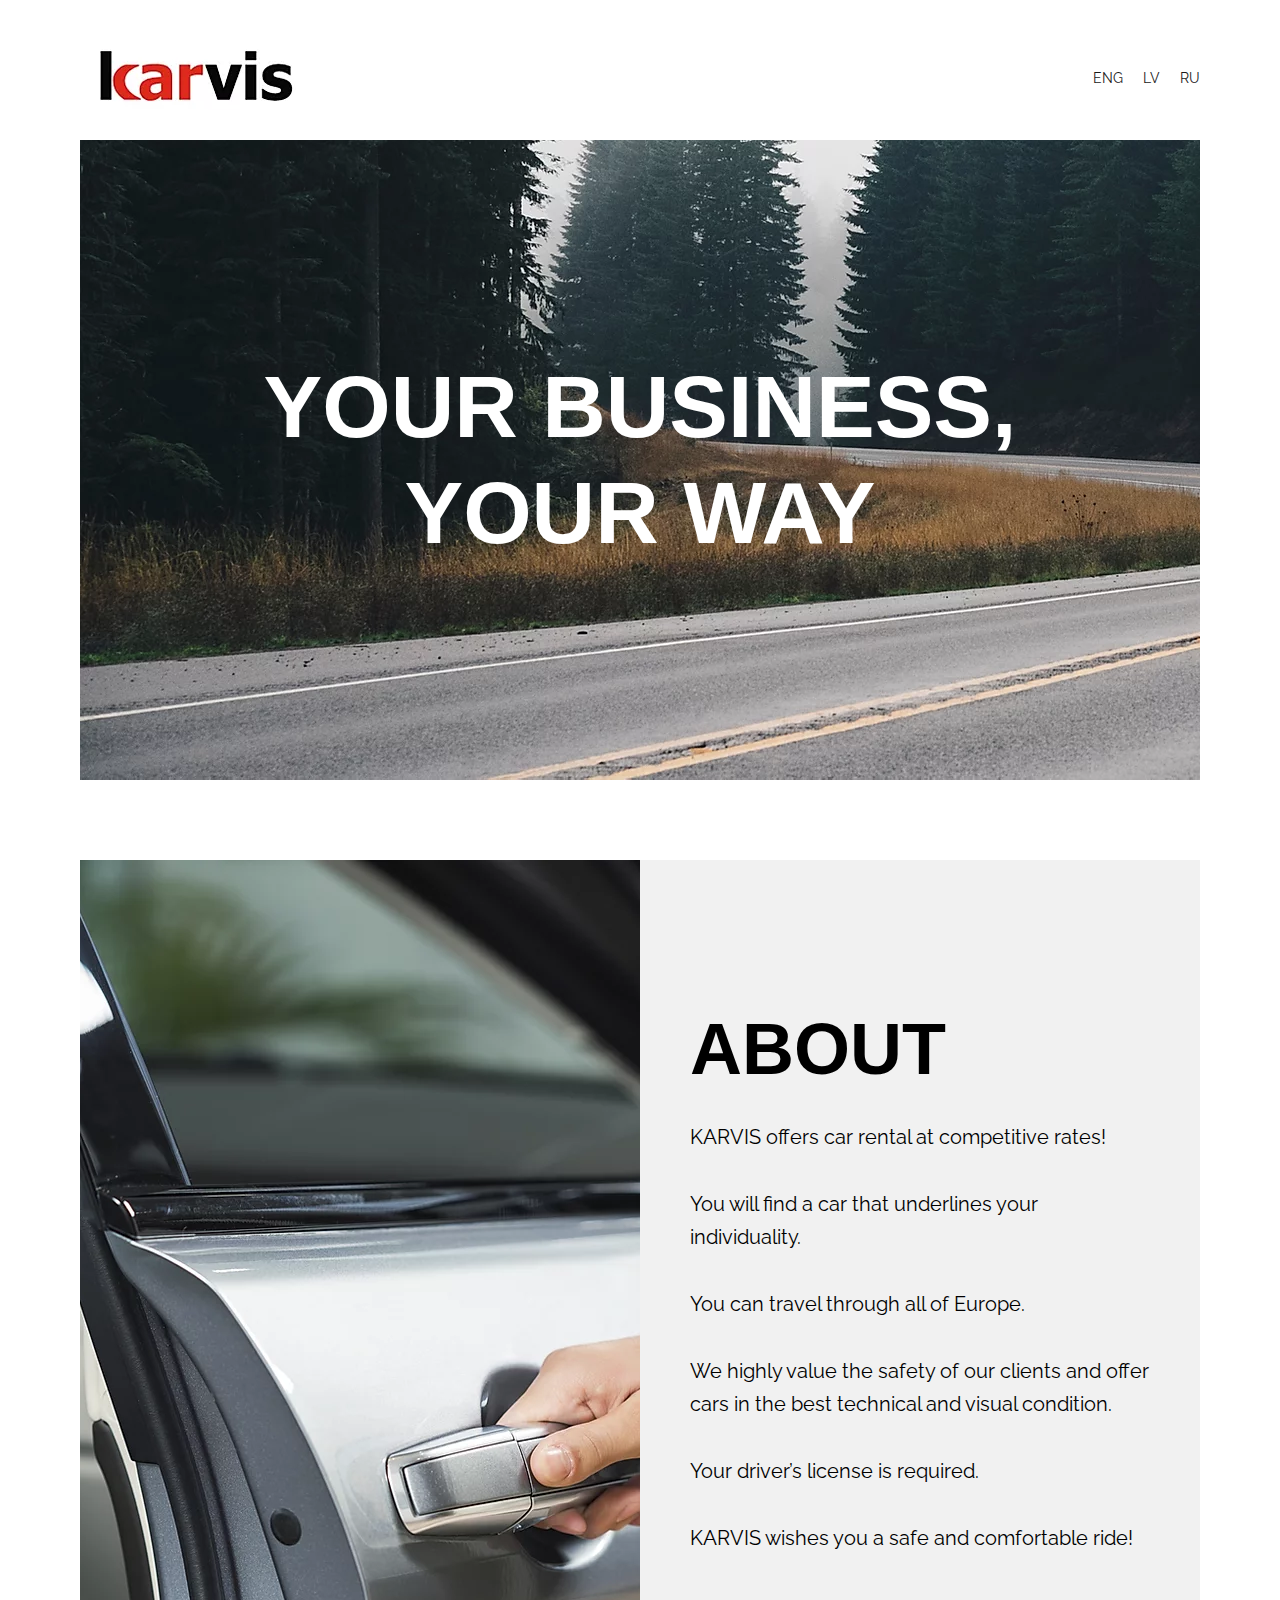
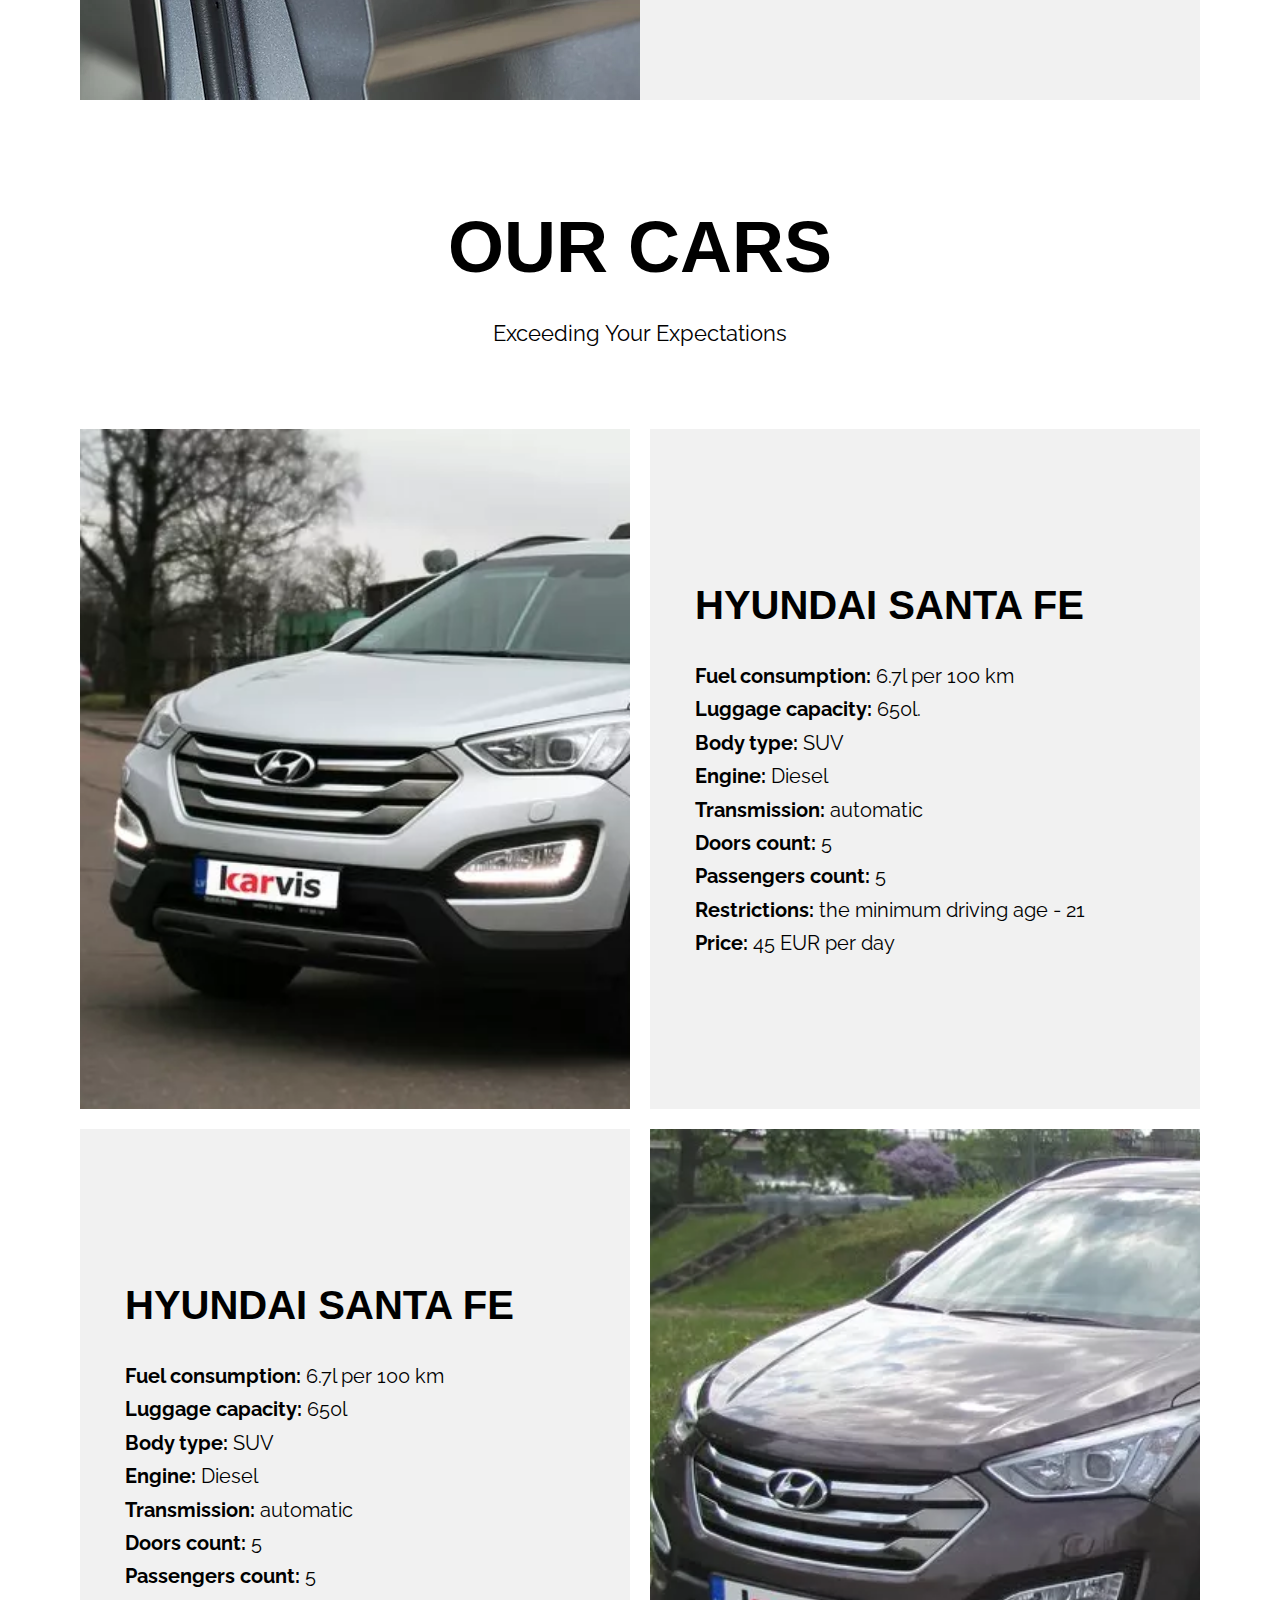
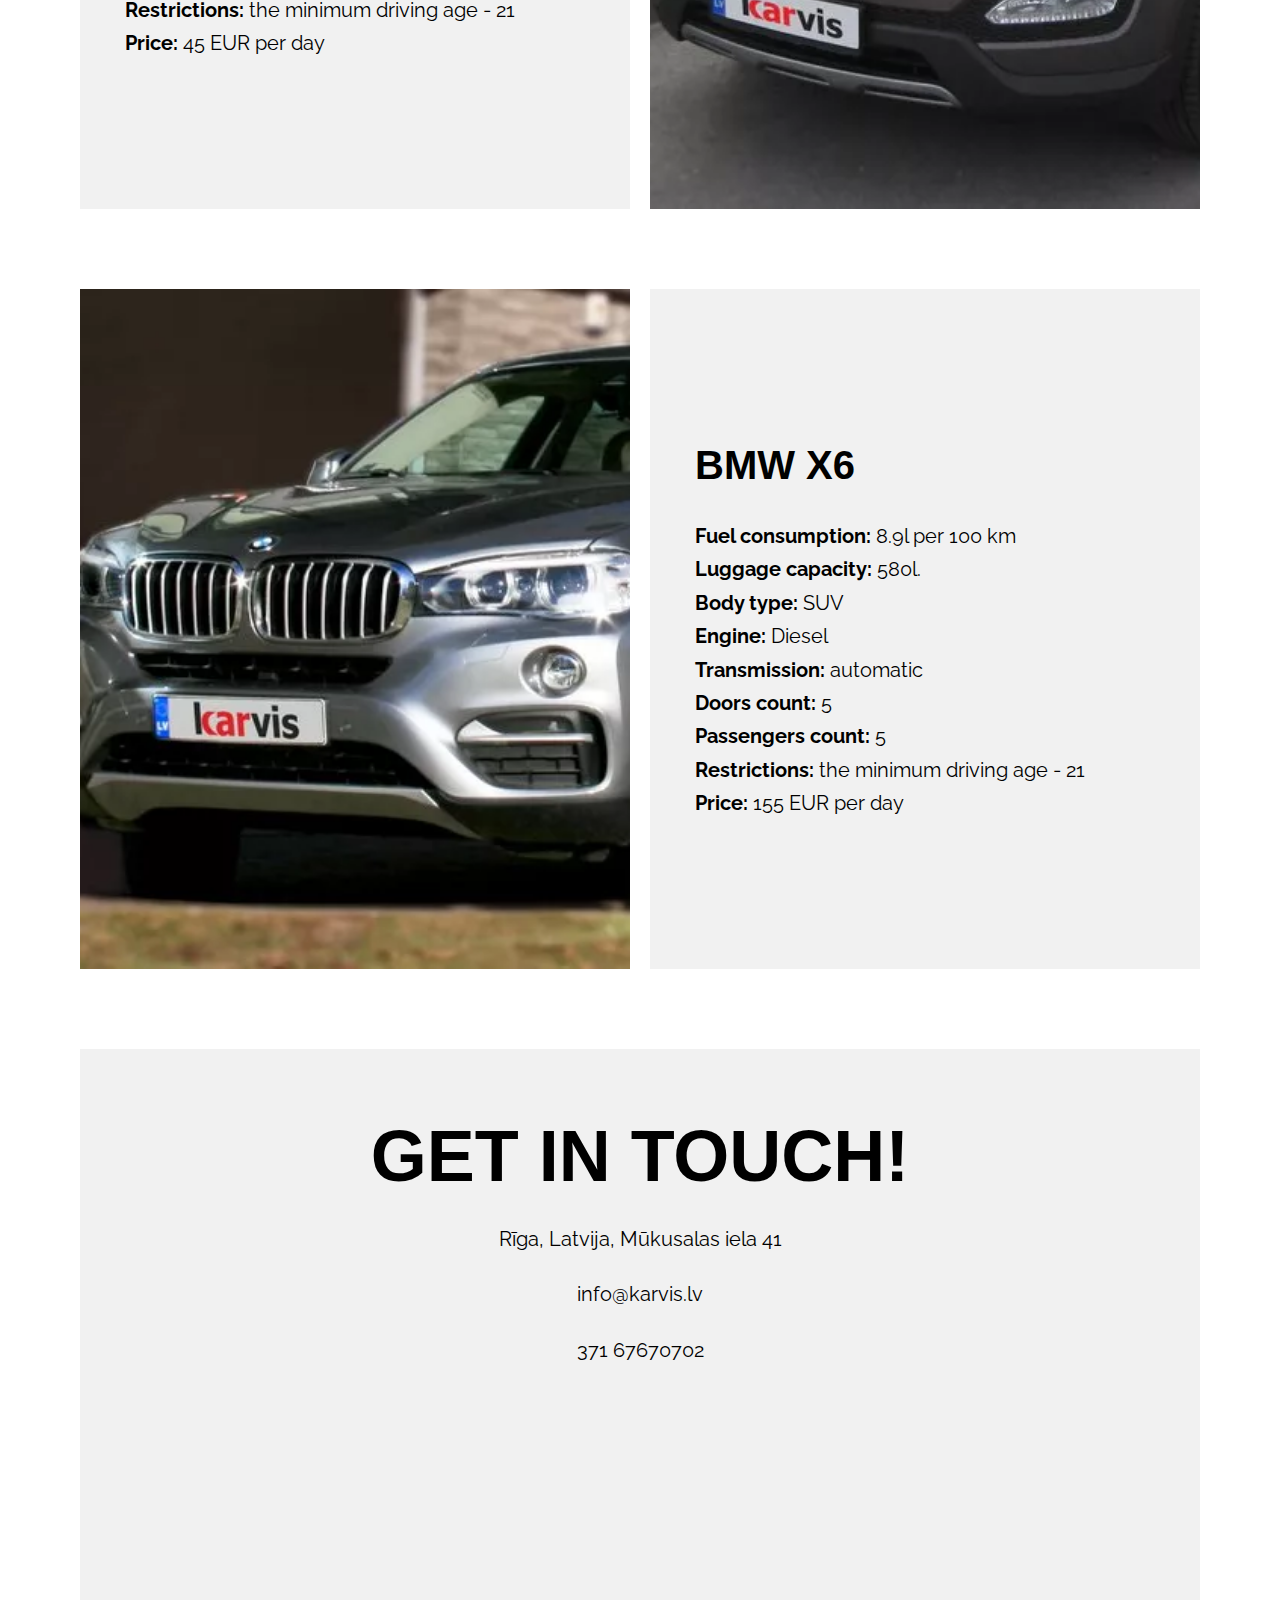
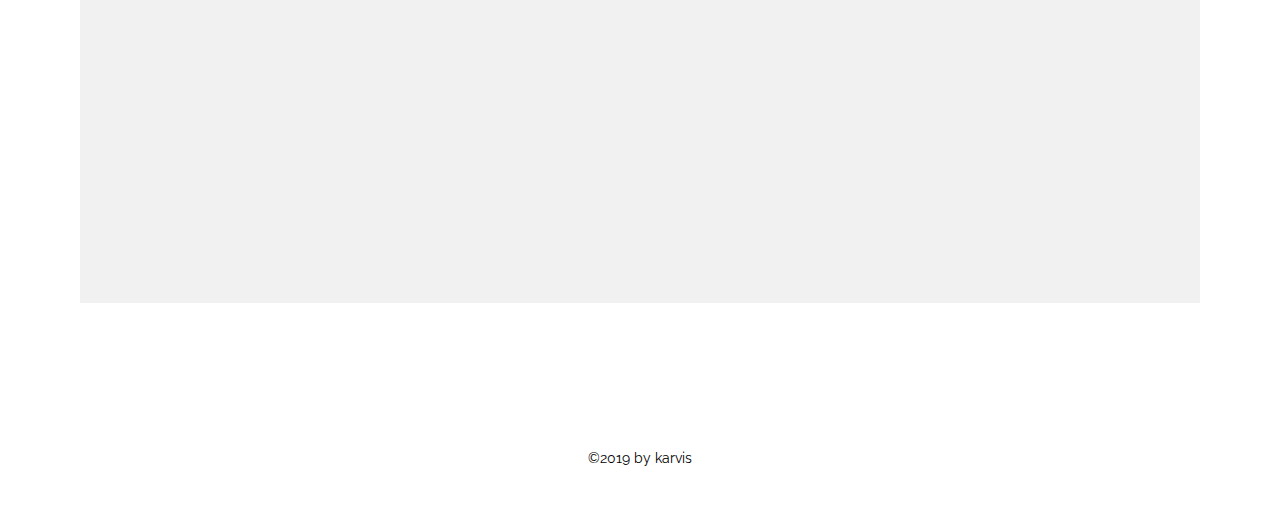
<file: index.html>
<!DOCTYPE html>
<html lang="en">
<head>
  <meta charset="UTF-8">
  <meta name="viewport" content="width=980, user-scalable=yes">
  <title>ENG | BUSINESS NAME</title>
  <link rel="stylesheet" href="css/normalize.css">
  <link rel="stylesheet" href="css/style.css">
</head>
<body>
  <div class="page-wrapper">
  <header class="page-header">
    <div class="container">
      <div class="page-header__grid">
        <a class="logo__wrapper">
          <img class="logo" src="img/logo.webp" alt="">
        </a>
        <button id="open-menu" class="menu-trigger" type="button">
          <div class="menu-trigger__inner">
            <span class="menu-trigger__line"></span>
            <span class="menu-trigger__line"></span>
            <span class="menu-trigger__line"></span>
          </div>
        </button>
        <div id="interpreter-wrapper" class="interpreter__wrapper">
          <ul class="interpreter">
            <li class="interpreter__item">
              <a href="index.html">ENG</a>
            </li>
            <li class="interpreter__item">
              <a href="home-copy.html">LV</a>
            </li>
            <li class="interpreter__item">
              <a href="karvis-lv-copy.html">RU</a>
            </li>
          </ul>
        </div>
      </div>
    </div>
  </header>
  
  <main class="page-main">
    <div class="container">
      
      <div class="promo">
        <div class="promo__picture">
          <picture>
            <source media="(max-width: 767px)" srcset="img/promo-mob.webp">
            <img src="img/promo.webp" alt="">
          </picture>
        </div>
        <div class="promo__grid">
          <h1 class="promo__title">YOUR BUSINESS, <br>YOUR WAY</h1>
        </div>
      </div>
      
      <div class="about">
        <div class="about__picture">
          <picture>
            <source media="(max-width: 767px)" srcset="img/about-mob.webp">
            <img src="img/about.webp" alt="">
          </picture>
        </div>
        <div class="about__content">
          <h2>ABOUT</h2>
          <p>KARVIS offers car rental at competitive rates!</p>
          <p>You will find a car that underlines your individuality.</p>
          <p>You can travel through all of Europe.</p>
          <p>We highly value the safety of our clients and offer cars in the best technical and visual condition.</p>
          <p>Your driver’s license is required.</p>
          <p>KARVIS wishes you a safe and comfortable ride!</p>
        </div>
      </div>
      
      <div class="our-cars">
        <h2 class="section-title">OUR CARS</h2>
        <p class="our-cars__subtitle">Exceeding Your Expectations</p>
        <div class="car__wrapper">
          <div class="car">
            <div class="car__picture">
              <picture>
                <source media="(max-width: 767px)" srcset="img/car-1-mob.webp">
                <img src="img/car-1.webp" alt="">
              </picture>
            </div>
            <div class="car__content">
              <h3>HYUNDAI SANTA FE</h3>
              <p><span>Fuel consumption:</span> 6.7l per 100 km</p>
              <p><span>Luggage capacity:</span> 650l.</p>
              <p><span>Body type:</span> SUV</p>
              <p><span>Engine:</span> Diesel</p>
              <p><span>Transmission:</span> automatic</p>
              <p><span>Doors count:</span> 5</p>
              <p><span>Passengers count:</span> 5</p>
              <p><span>Restrictions:</span> the minimum driving age - 21</p>
              <p><span>Price:</span> 45 EUR per day</p>
            </div>
          </div>
          <div class="car">
            <div class="car__content">
              <h3>HYUNDAI SANTA FE</h3>
              <p><span>Fuel consumption:</span> 6.7l per 100 km</p>
              <p><span>Luggage capacity:</span> 650l</p>
              <p><span>Body type:</span> SUV</p>
              <p><span>Engine:</span> Diesel</p>
              <p><span>Transmission:</span> automatic</p>
              <p><span>Doors count:</span> 5</p>
              <p><span>Passengers count:</span> 5</p>
              <p><span>Restrictions:</span> the minimum driving age - 21</p>
              <p><span>Price:</span> 45 EUR per day</p>
            </div>
            <div class="car__picture">
              <picture>
                <source media="(max-width: 767px)" srcset="img/car-2-mob.webp">
                <img src="img/car-2.webp" alt="">
              </picture>
            </div>
          </div>
          <div class="car">
            <div class="car__picture">
              <picture>
                <source media="(max-width: 767px)" srcset="img/car-3-mob.webp">
                <img src="img/car-3.webp" alt="">
              </picture>
            </div>
            <div class="car__content">
              <h3>BMW X6</h3>
              <p><span>Fuel consumption:</span> 8.9l per 100 km</p>
              <p><span>Luggage capacity:</span> 580l.</p>
              <p><span>Body type:</span> SUV</p>
              <p><span>Engine:</span> Diesel</p>
              <p><span>Transmission:</span> automatic</p>
              <p><span>Doors count:</span> 5</p>
              <p><span>Passengers count:</span> 5</p>
              <p><span>Restrictions:</span> the minimum driving age - 21</p>
              <p><span>Price:</span> 155 EUR per day</p>
            </div>
          </div>
        </div>
      </div>
  
      <div class="contact">
        <h2 class="section-title">GET IN TOUCH!</h2>
        <p>Rīga, Latvija, Mūkusalas iela 41</p>
        <p><a href="mailto:info@karvis.lv">info@karvis.lv</a></p>
        <p><a href="tel:37167670702">371 67670702</a></p>
        <div id="map" class="map">
          <iframe src="https://www.google.com/maps/embed?pb=!1m18!1m12!1m3!1d2176.7629843011805!2d24.10053575138069!3d56.93572818079244!2m3!1f0!2f0!3f0!3m2!1i1024!2i768!4f13.1!3m3!1m2!1s0x46eed02c4ad3a5c1%3A0xd01c32ee76d001ad!2zTcWra3VzYWxhcyBpZWxhIDQxLCBaZW1nYWxlcyBwcmlla8WhcGlsc8STdGEsIFLEq2dhLCBMVi0xMDA0LCDQm9Cw0YLQstC40Y8!5e0!3m2!1sru!2sby!4v1588543970010!5m2!1sru!2sby" width="100%" height="475" frameborder="0" style="border:0;" allowfullscreen="" aria-hidden="false" tabindex="0"></iframe>
        </div>
      </div>
      
    </div>
  </main>
  <footer class="page-footer">
    <p class="container">©2019 by karvis</p>
  </footer>
  </div>
  

  <script src="js/scripts.js"></script>
</body>
</html>
</file>
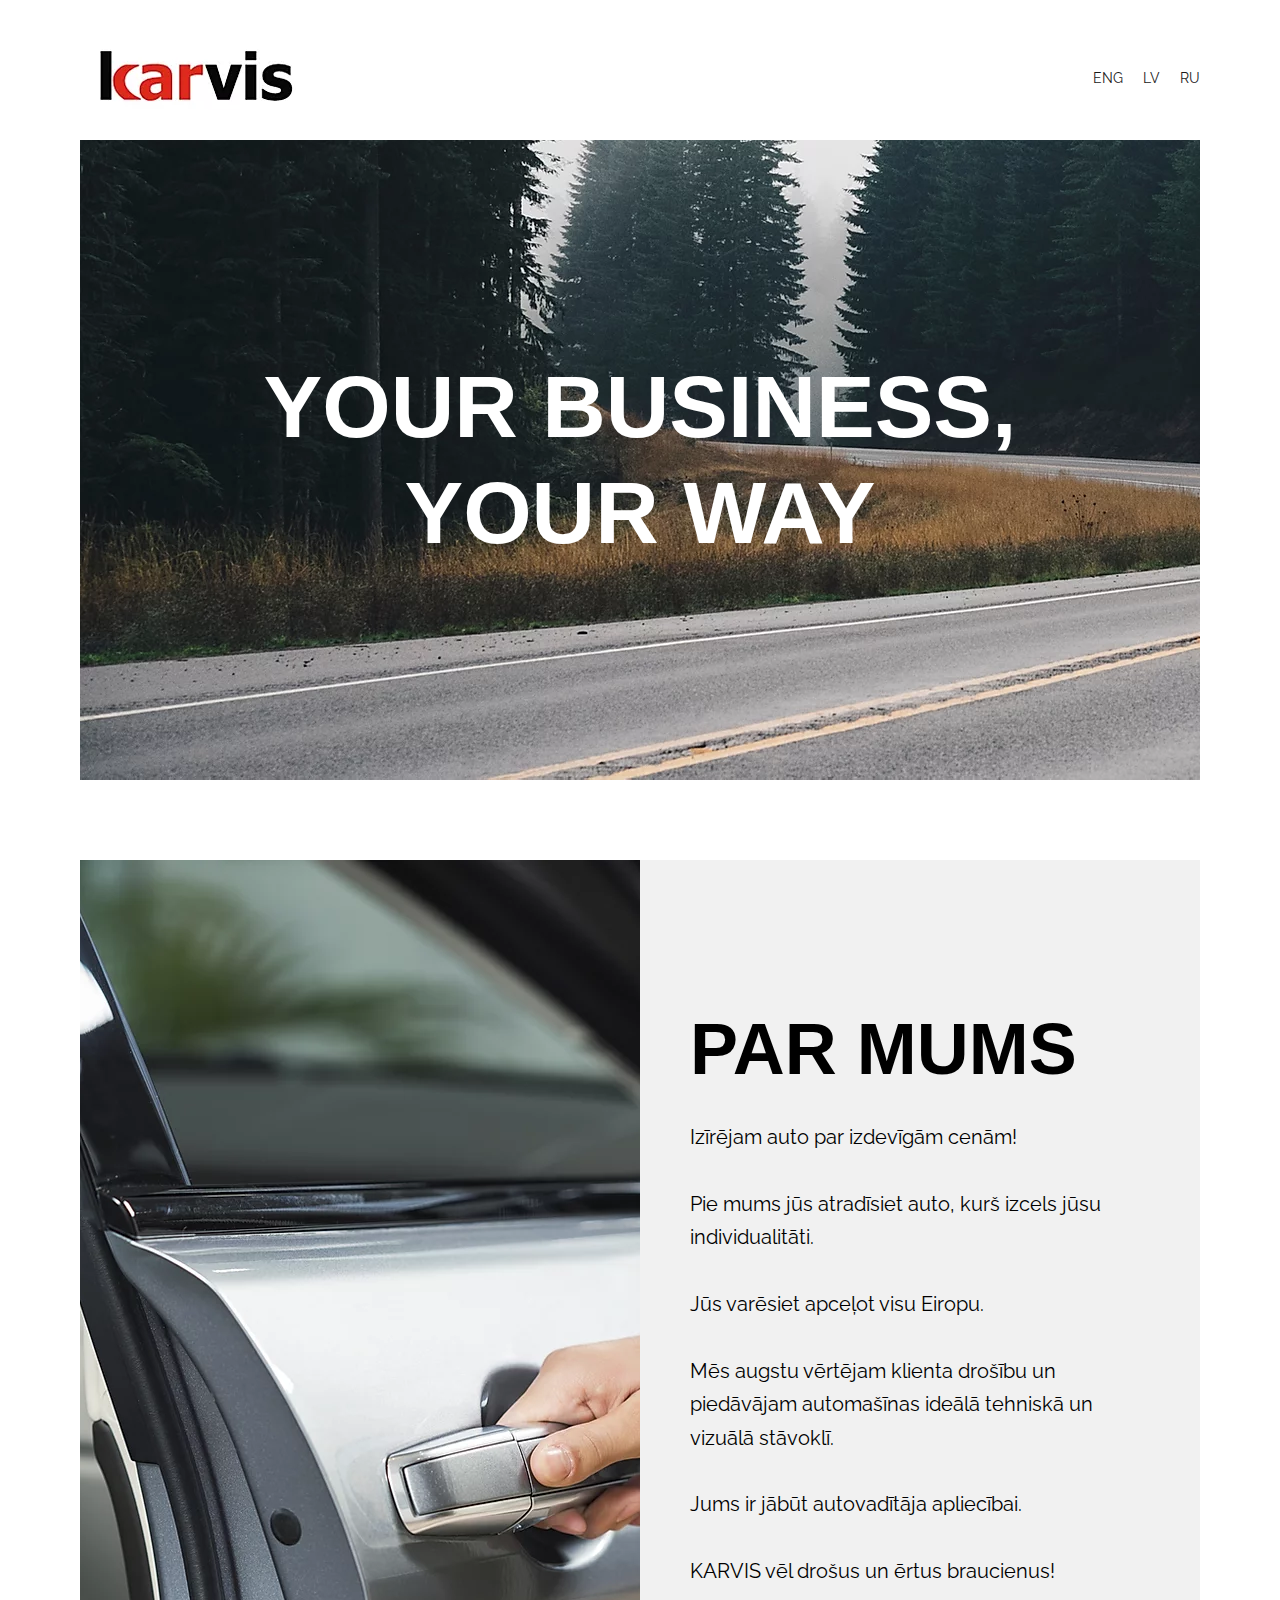
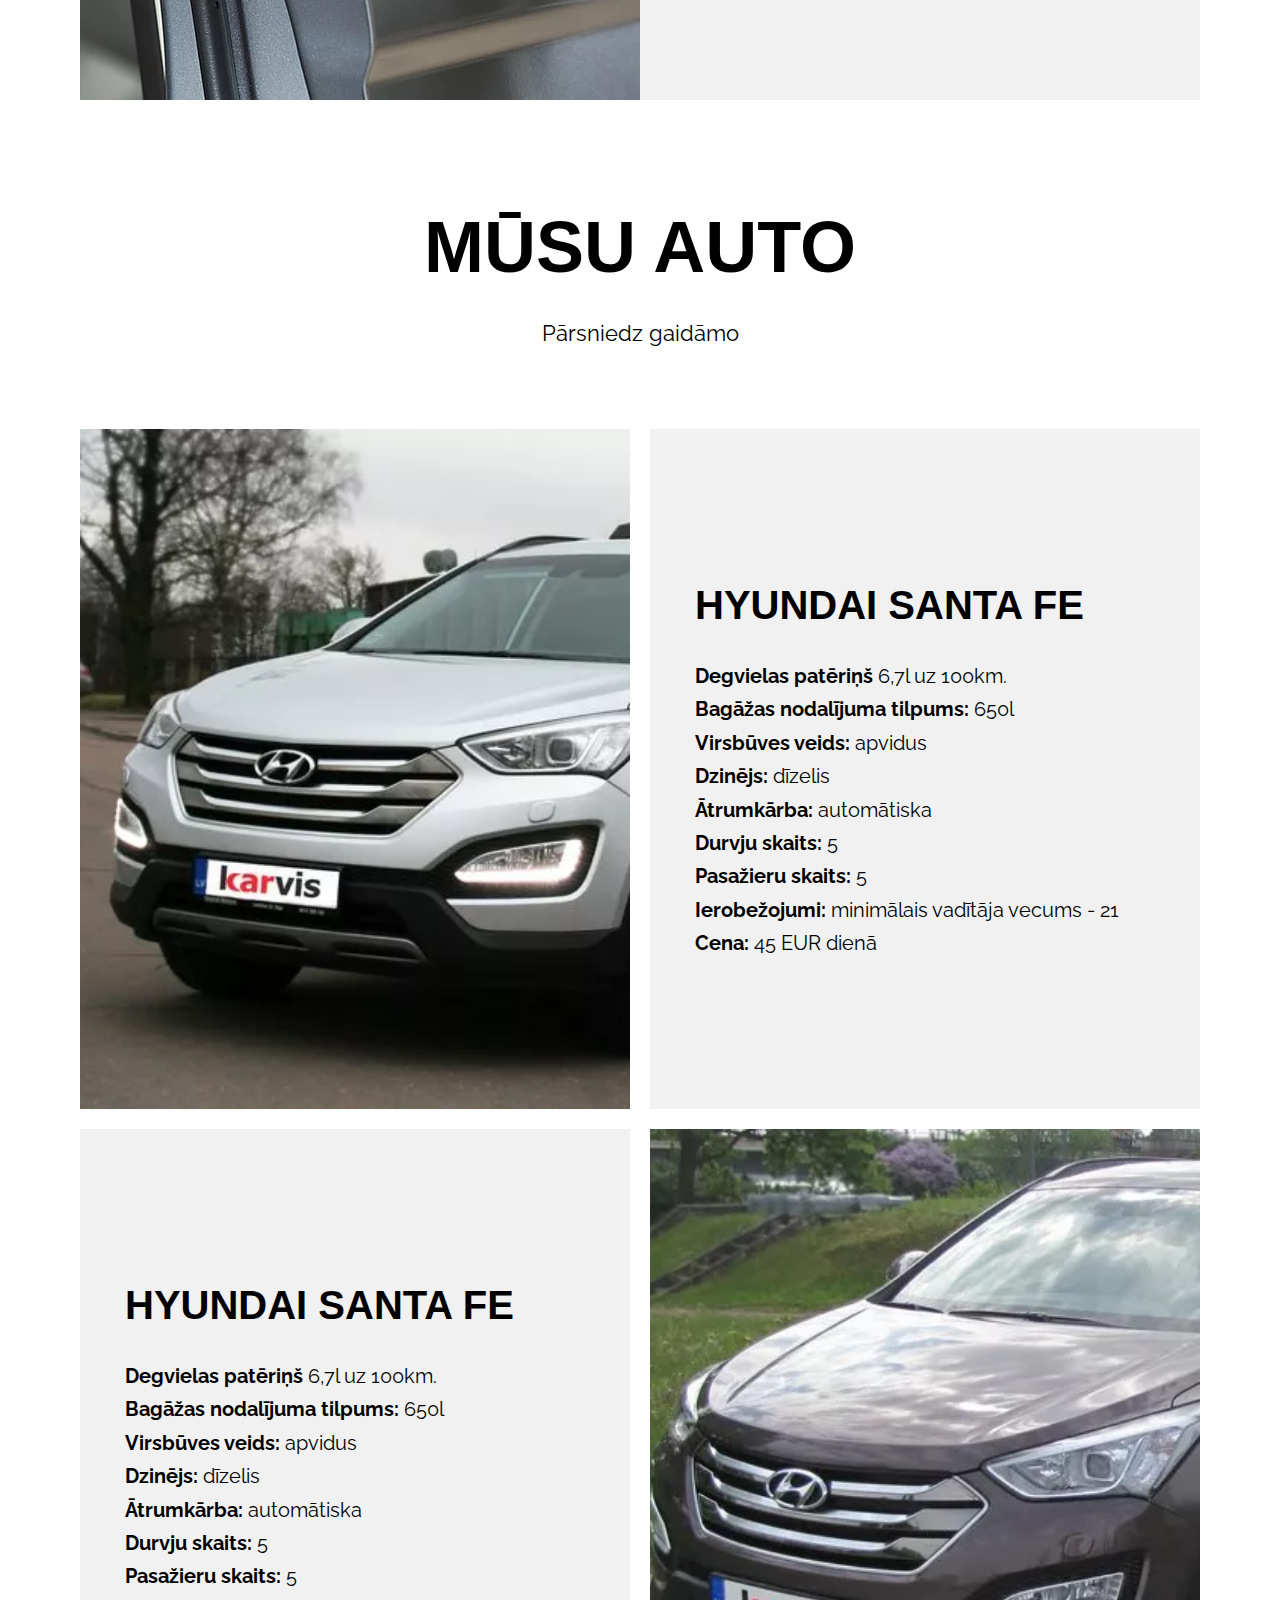
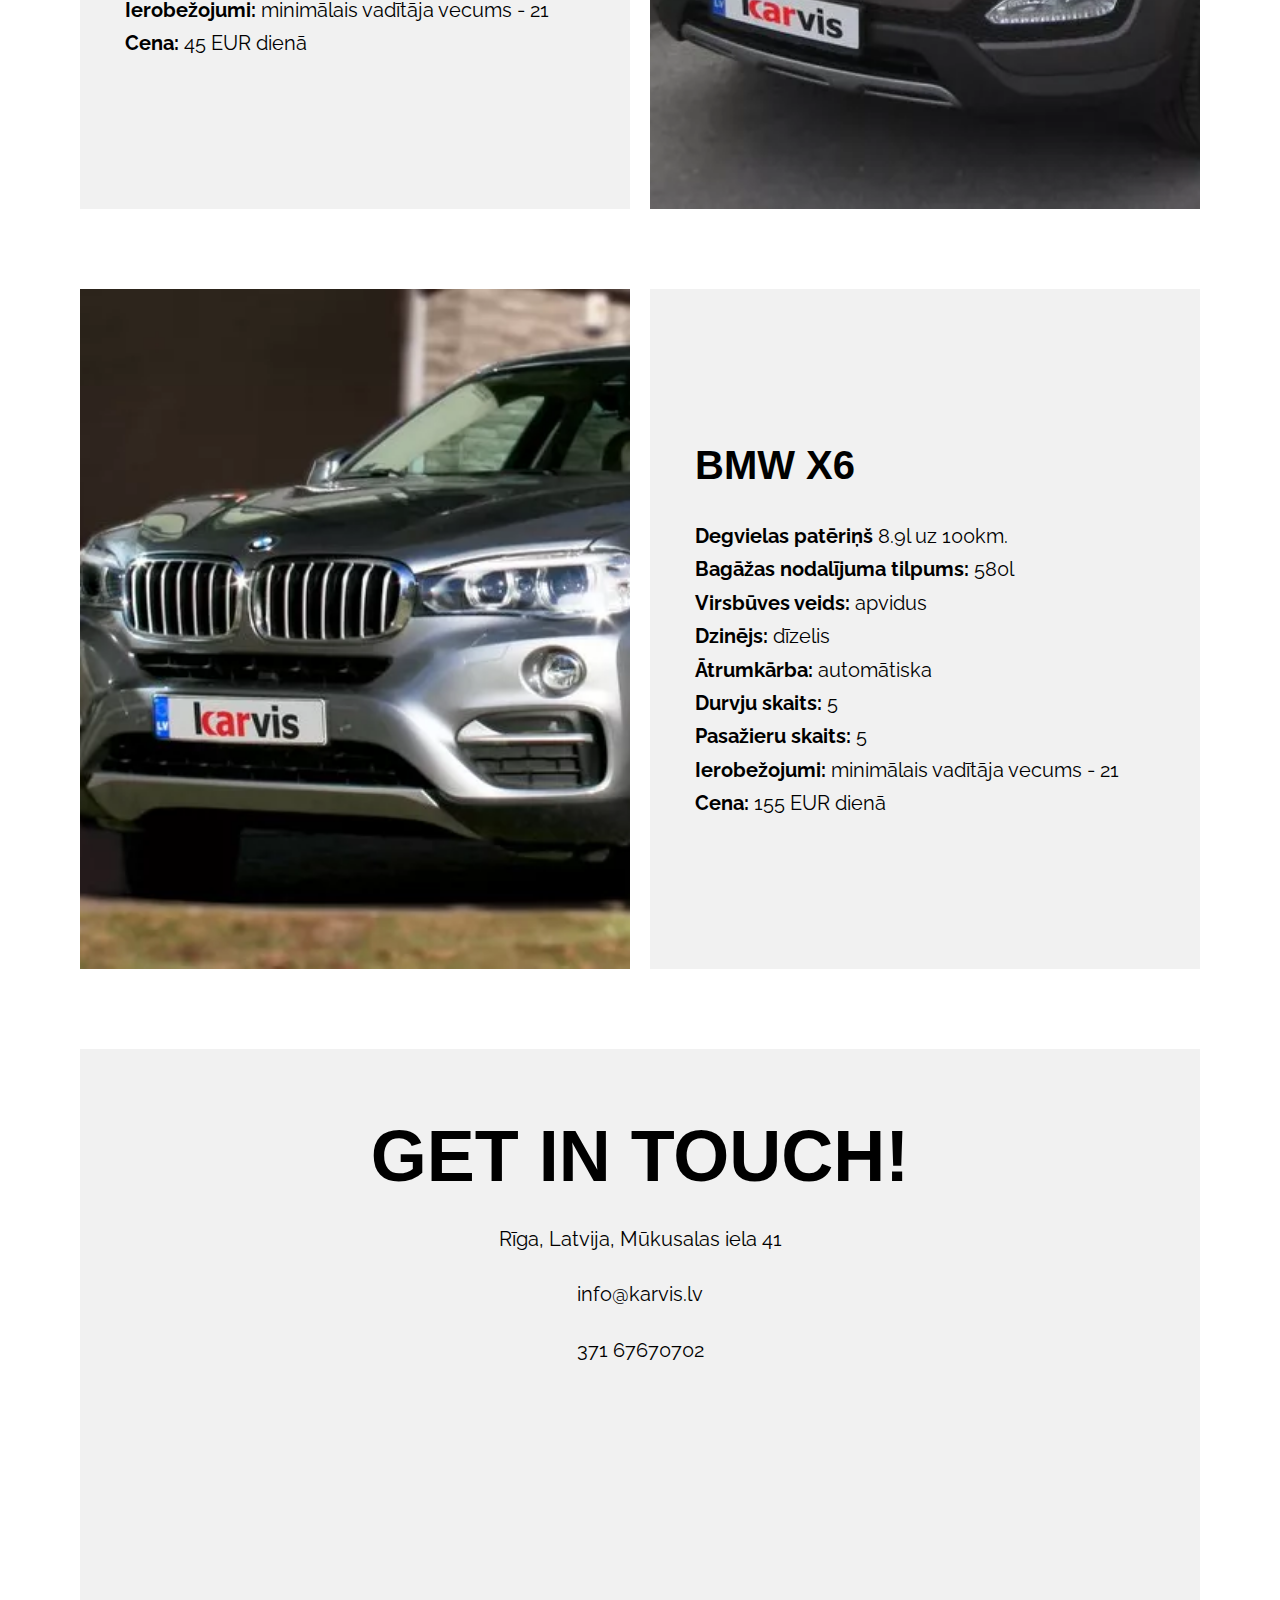
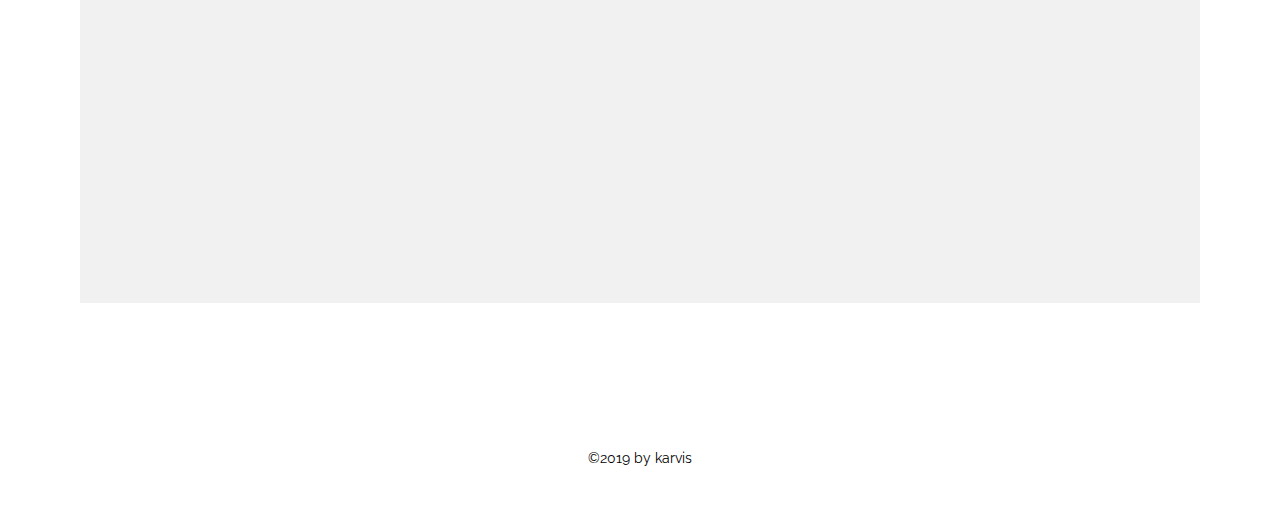
<file: home-copy.html>
<!DOCTYPE html>
<html lang="en">
<head>
  <meta charset="UTF-8">
  <meta name="viewport" content="width=980, user-scalable=yes">
  <title>LV | BUSINESS NAME</title>
  <link rel="stylesheet" href="css/normalize.css">
  <link rel="stylesheet" href="css/style.css">
</head>
<body>
  <div class="page-wrapper">
  <header class="page-header">
    <div class="container">
      <div class="page-header__grid">
        <a class="logo__wrapper">
          <img class="logo" src="img/logo.webp" alt="">
        </a>
        <button id="open-menu" class="menu-trigger" type="button">
          <div class="menu-trigger__inner">
            <span class="menu-trigger__line"></span>
            <span class="menu-trigger__line"></span>
            <span class="menu-trigger__line"></span>
          </div>
        </button>
        <div id="interpreter-wrapper" class="interpreter__wrapper">
          <ul class="interpreter">
            <li class="interpreter__item">
              <a href="index.html">ENG</a>
            </li>
            <li class="interpreter__item">
              <a href="home-copy.html">LV</a>
            </li>
            <li class="interpreter__item">
              <a href="karvis-lv-copy.html">RU</a>
            </li>
          </ul>
        </div>
      </div>
    </div>
  </header>
  
  <main class="page-main">
    <div class="container">
      
      <div class="promo">
        <div class="promo__picture">
          <picture>
            <source media="(max-width: 767px)" srcset="img/promo-mob.webp">
            <img src="img/promo.webp" alt="">
          </picture>
        </div>
        <div class="promo__grid">
          <h1 class="promo__title">YOUR BUSINESS, <br>YOUR WAY</h1>
        </div>
      </div>
      
      <div class="about">
        <div class="about__picture">
          <picture>
            <source media="(max-width: 767px)" srcset="img/about-mob.webp">
            <img src="img/about.webp" alt="">
          </picture>
        </div>
        <div class="about__content">
          <h2>PAR MUMS</h2>
          <p>Izīrējam auto par izdevīgām cenām!</p>
          <p>Pie mums jūs atradīsiet auto, kurš izcels jūsu individualitāti.</p>
          <p>Jūs varēsiet apceļot visu Eiropu.</p>
          <p>Mēs augstu vērtējam klienta drošību un piedāvājam automašīnas ideālā tehniskā un vizuālā stāvoklī.</p>
          <p>Jums ir jābūt autovadītāja apliecībai.</p>
          <p>KARVIS vēl drošus un ērtus braucienus!</p>
        </div>
      </div>
      
      <div class="our-cars">
        <h2 class="section-title">MŪSU AUTO</h2>
        <p class="our-cars__subtitle">Pārsniedz gaidāmo</p>
        <div class="car__wrapper">
          <div class="car">
            <div class="car__picture">
              <picture>
                <source media="(max-width: 767px)" srcset="img/car-1-mob.webp">
                <img src="img/car-1.webp" alt="">
              </picture>
            </div>
            <div class="car__content">
              <h3>HYUNDAI SANTA FE</h3>
              <p><span>Degvielas patēriņš</span> 6,7l uz 100km.</p>
              <p><span>Bagāžas nodalījuma tilpums:</span> 650l</p>
              <p><span>Virsbūves veids:</span> аpvidus </p>
              <p><span>Dzinējs:</span> dīzelis </p>
              <p><span>Ātrumkārba:</span> automātiska </p>
              <p><span>Durvju skaits:</span> 5</p>
              <p><span>Pasažieru skaits:</span> 5</p>
              <p><span>Ierobežojumi:</span> minimālais vadītāja vecums - 21</p>
              <p><span>Cena:</span> 45 EUR dienā</p>
            </div>
          </div>
          <div class="car">
            <div class="car__content">
              <h3>HYUNDAI SANTA FE</h3>
              <p><span>Degvielas patēriņš</span> 6,7l uz 100km.</p>
              <p><span>Bagāžas nodalījuma tilpums:</span> 650l</p>
              <p><span>Virsbūves veids:</span> аpvidus </p>
              <p><span>Dzinējs:</span> dīzelis </p>
              <p><span>Ātrumkārba:</span> automātiska </p>
              <p><span>Durvju skaits:</span> 5</p>
              <p><span>Pasažieru skaits:</span> 5</p>
              <p><span>Ierobežojumi:</span> minimālais vadītāja vecums - 21</p>
              <p><span>Cena:</span> 45 EUR dienā</p>
            </div>
            <div class="car__picture">
              <picture>
                <source media="(max-width: 767px)" srcset="img/car-2-mob.webp">
                <img src="img/car-2.webp" alt="">
              </picture>
            </div>
          </div>
          <div class="car">
            <div class="car__picture">
              <picture>
                <source media="(max-width: 767px)" srcset="img/car-3-mob.webp">
                <img src="img/car-3.webp" alt="">
              </picture>
            </div>
            <div class="car__content">
              <h3>BMW X6</h3>
              <p><span>Degvielas patēriņš</span> 8.9l uz 100km.</p>
              <p><span>Bagāžas nodalījuma tilpums:</span> 580l</p>
              <p><span>Virsbūves veids:</span> аpvidus </p>
              <p><span>Dzinējs:</span> dīzelis </p>
              <p><span>Ātrumkārba:</span> automātiska </p>
              <p><span>Durvju skaits:</span> 5</p>
              <p><span>Pasažieru skaits:</span> 5</p>
              <p><span>Ierobežojumi:</span> minimālais vadītāja vecums - 21</p>
              <p><span>Cena:</span> 155 EUR dienā</p>
            </div>
          </div>
        </div>
      </div>
  
      <div class="contact">
        <h2 class="section-title">GET IN TOUCH!</h2>
        <p>Rīga, Latvija, Mūkusalas iela 41</p>
        <p><a href="mailto:info@karvis.lv">info@karvis.lv</a></p>
        <p><a href="tel:37167670702">371 67670702</a></p>
        <div id="map" class="map">
          <iframe src="https://www.google.com/maps/embed?pb=!1m18!1m12!1m3!1d2176.7629843011805!2d24.10053575138069!3d56.93572818079244!2m3!1f0!2f0!3f0!3m2!1i1024!2i768!4f13.1!3m3!1m2!1s0x46eed02c4ad3a5c1%3A0xd01c32ee76d001ad!2zTcWra3VzYWxhcyBpZWxhIDQxLCBaZW1nYWxlcyBwcmlla8WhcGlsc8STdGEsIFLEq2dhLCBMVi0xMDA0LCDQm9Cw0YLQstC40Y8!5e0!3m2!1sru!2sby!4v1588543970010!5m2!1sru!2sby" width="100%" height="475" frameborder="0" style="border:0;" allowfullscreen="" aria-hidden="false" tabindex="0"></iframe>
        </div>
      </div>
      
    </div>
  </main>
  <footer class="page-footer">
    <p class="container">©2019 by karvis</p>
  </footer>
  </div>
  

  <script src="js/scripts.js"></script>
</body>
</html>
</file>
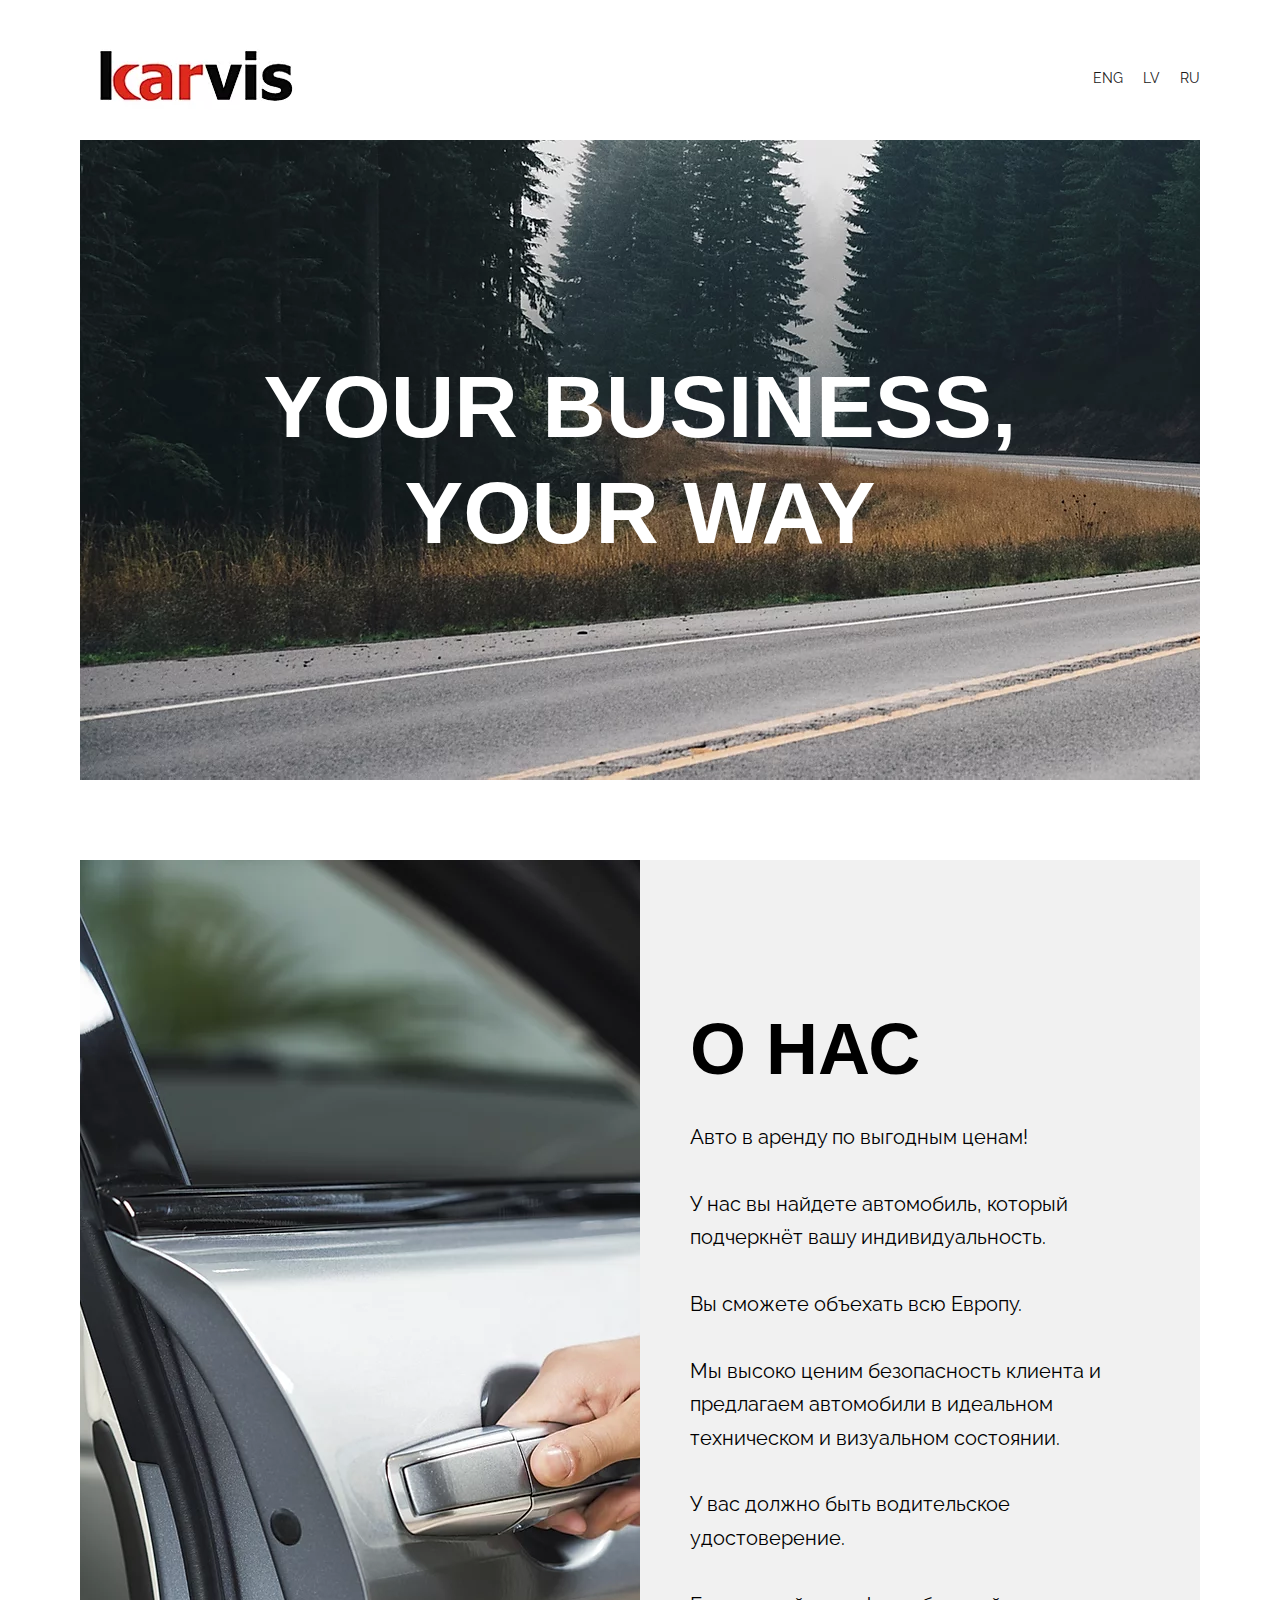
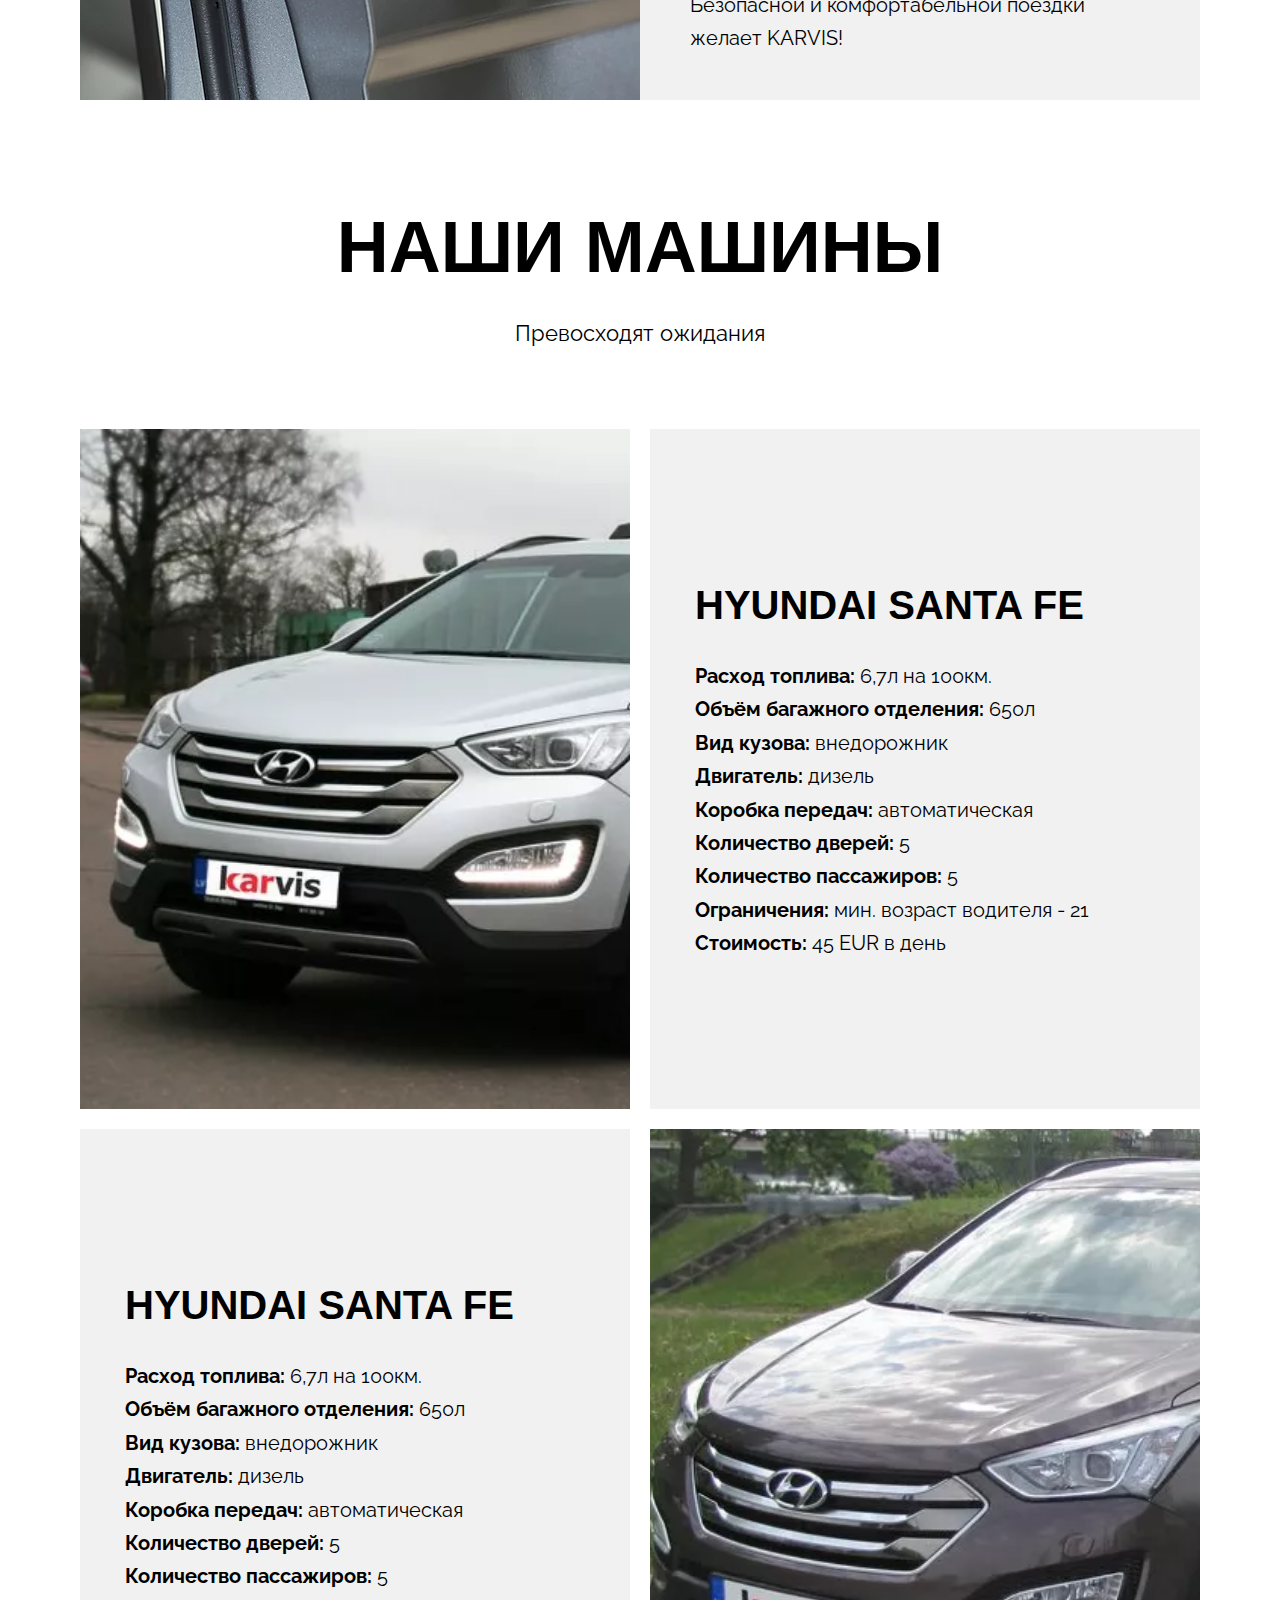
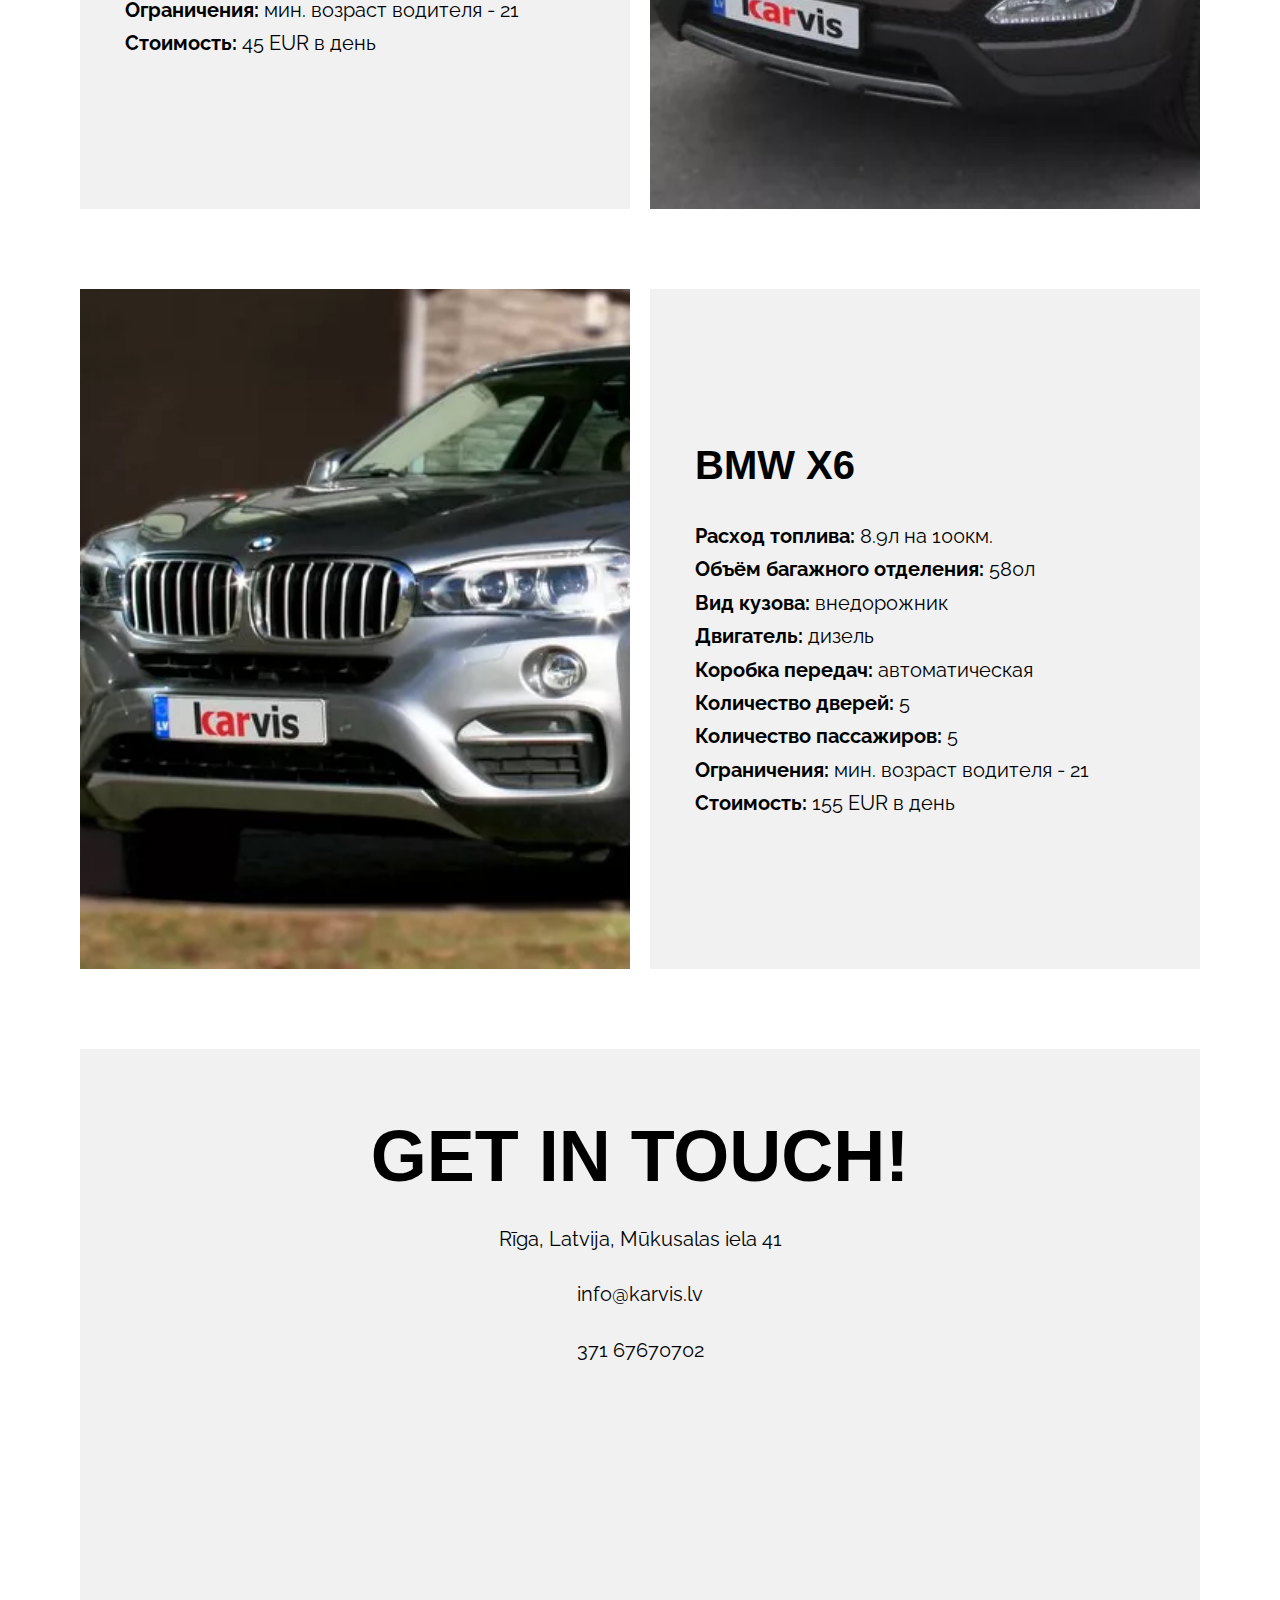
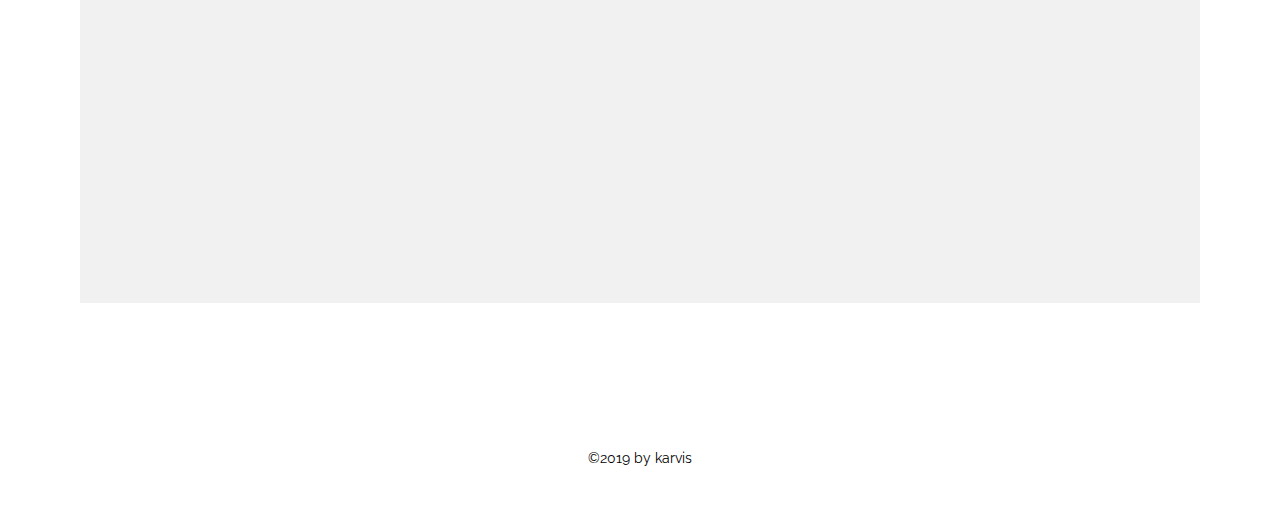
<file: karvis-lv-copy.html>
<!DOCTYPE html>
<html lang="en">
<head>
  <meta charset="UTF-8">
  <meta name="viewport" content="width=980, user-scalable=yes">
  <title>RU | BUSINESS NAME</title>
  <link rel="stylesheet" href="css/normalize.css">
  <link rel="stylesheet" href="css/style.css">
</head>
<body>
  <div class="page-wrapper">
  <header class="page-header">
    <div class="container">
      <div class="page-header__grid">
        <a class="logo__wrapper">
          <img class="logo" src="img/logo.webp" alt="">
        </a>
        <button id="open-menu" class="menu-trigger" type="button">
          <div class="menu-trigger__inner">
            <span class="menu-trigger__line"></span>
            <span class="menu-trigger__line"></span>
            <span class="menu-trigger__line"></span>
          </div>
        </button>
        <div id="interpreter-wrapper" class="interpreter__wrapper">
          <ul class="interpreter">
            <li class="interpreter__item">
              <a href="index.html">ENG</a>
            </li>
            <li class="interpreter__item">
              <a href="home-copy.html">LV</a>
            </li>
            <li class="interpreter__item">
              <a href="karvis-lv-copy.html">RU</a>
            </li>
          </ul>
        </div>
      </div>
    </div>
  </header>
  
  <main class="page-main">
    <div class="container">
      
      <div class="promo">
        <div class="promo__picture">
          <picture>
            <source media="(max-width: 767px)" srcset="img/promo-mob.webp">
            <img src="img/promo.webp" alt="">
          </picture>
        </div>
        <div class="promo__grid">
          <h1 class="promo__title">YOUR BUSINESS, <br>YOUR WAY</h1>
        </div>
      </div>
      
      <div class="about">
        <div class="about__picture">
          <picture>
            <source media="(max-width: 767px)" srcset="img/about-mob.webp">
            <img src="img/about.webp" alt="">
          </picture>
        </div>
        <div class="about__content">
          <h2>О НАС</h2>
          <p>Авто в аренду по выгодным ценам!</p>
          <p>У нас вы найдете автомобиль, который подчеркнёт вашу индивидуальность.</p>
          <p>Вы сможете объехать всю Европу.</p>
          <p>Мы высоко ценим безопасность клиента и предлагаем автомобили в идеальном техническом и визуальном состоянии. </p>
          <p>У вас должно быть водительское удостоверение.</p>
          <p>Безопасной и комфортабельной поездки желает KARVIS!</p>
        </div>
      </div>
      
      <div class="our-cars">
        <h2 class="section-title">НАШИ МАШИНЫ</h2>
        <p class="our-cars__subtitle">Превосходят ожидания</p>
        <div class="car__wrapper">
          <div class="car">
            <div class="car__picture">
              <picture>
                <source media="(max-width: 767px)" srcset="img/car-1-mob.webp">
                <img src="img/car-1.webp" alt="">
              </picture>
            </div>
            <div class="car__content">
              <h3>HYUNDAI SANTA FE</h3>
              <p><span>Расход топлива:</span> 6,7л на 100км.</p>
              <p><span>Объём багажного отделения:</span> 650л</p>
              <p><span>Вид кузова:</span> внедорожник </p>
              <p><span>Двигатель:</span> дизель </p>
              <p><span>Коробка передач:</span> автоматическая </p>
              <p><span>Количество дверей:</span> 5</p>
              <p><span>Количество пассажиров:</span> 5</p>
              <p><span>Ограничения:</span> мин. возраст водителя - 21</p>
              <p><span>Стоимость:</span> 45 EUR в день</p>
            </div>
          </div>
          <div class="car">
            <div class="car__content">
              <h3>HYUNDAI SANTA FE</h3>
              <p><span>Расход топлива:</span> 6,7л на 100км.</p>
              <p><span>Объём багажного отделения:</span> 650л</p>
              <p><span>Вид кузова:</span> внедорожник </p>
              <p><span>Двигатель:</span> дизель </p>
              <p><span>Коробка передач:</span> автоматическая </p>
              <p><span>Количество дверей:</span> 5</p>
              <p><span>Количество пассажиров:</span> 5</p>
              <p><span>Ограничения:</span> мин. возраст водителя - 21</p>
              <p><span>Стоимость:</span> 45 EUR в день</p>
            </div>
            <div class="car__picture">
              <picture>
                <source media="(max-width: 767px)" srcset="img/car-2-mob.webp">
                <img src="img/car-2.webp" alt="">
              </picture>
            </div>
          </div>
          <div class="car">
            <div class="car__picture">
              <picture>
                <source media="(max-width: 767px)" srcset="img/car-3-mob.webp">
                <img src="img/car-3.webp" alt="">
              </picture>
            </div>
            <div class="car__content">
              <h3>BMW X6</h3>
              <p><span>Расход топлива:</span> 8.9л на 100км.</p>
              <p><span>Объём багажного отделения:</span> 580л</p>
              <p><span>Вид кузова:</span> внедорожник </p>
              <p><span>Двигатель:</span> дизель </p>
              <p><span>Коробка передач:</span> автоматическая </p>
              <p><span>Количество дверей:</span> 5</p>
              <p><span>Количество пассажиров:</span> 5</p>
              <p><span>Ограничения:</span> мин. возраст водителя - 21</p>
              <p><span>Стоимость:</span> 155 EUR в день</p>
            </div>
          </div>
        </div>
      </div>
  
      <div class="contact">
        <h2 class="section-title">GET IN TOUCH!</h2>
        <p>Rīga, Latvija, Mūkusalas iela 41</p>
        <p><a href="mailto:info@karvis.lv">info@karvis.lv</a></p>
        <p><a href="tel:37167670702">371 67670702</a></p>
        <div id="map" class="map">
          <iframe src="https://www.google.com/maps/embed?pb=!1m18!1m12!1m3!1d2176.7629843011805!2d24.10053575138069!3d56.93572818079244!2m3!1f0!2f0!3f0!3m2!1i1024!2i768!4f13.1!3m3!1m2!1s0x46eed02c4ad3a5c1%3A0xd01c32ee76d001ad!2zTcWra3VzYWxhcyBpZWxhIDQxLCBaZW1nYWxlcyBwcmlla8WhcGlsc8STdGEsIFLEq2dhLCBMVi0xMDA0LCDQm9Cw0YLQstC40Y8!5e0!3m2!1sru!2sby!4v1588543970010!5m2!1sru!2sby" width="100%" height="475" frameborder="0" style="border:0;" allowfullscreen="" aria-hidden="false" tabindex="0"></iframe>
        </div>
      </div>
      
    </div>
  </main>
  <footer class="page-footer">
    <p class="container">©2019 by karvis</p>
  </footer>
  </div>
  

  <script src="js/scripts.js"></script>
</body>
</html>
</file>
<file: css/style.css>
@import url("https://fonts.googleapis.com/css2?family=Raleway:wght@400;700&display=swap");
@font-face{
  font-family:"Avenir-LT-W01_85-Heavy1475544";
  src:url("http://static.parastorage.com/services/third-party/fonts/user-site-fonts/fonts/6af9989e-235b-4c75-8c08-a83bdaef3f66.eot?#iefix");
  src:url("http://static.parastorage.com/services/third-party/fonts/user-site-fonts/fonts/6af9989e-235b-4c75-8c08-a83bdaef3f66.eot?#iefix") format("eot"),
  url("http://static.parastorage.com/services/third-party/fonts/user-site-fonts/fonts/d513e15e-8f35-4129-ad05-481815e52625.woff2") format("woff2"),
  url("http://static.parastorage.com/services/third-party/fonts/user-site-fonts/fonts/61bd362e-7162-46bd-b67e-28f366c4afbe.woff") format("woff"),
  url("http://static.parastorage.com/services/third-party/fonts/user-site-fonts/fonts/ccd17c6b-e7ed-4b73-b0d2-76712a4ef46b.ttf") format("truetype"),
  url("http://static.parastorage.com/services/third-party/fonts/user-site-fonts/fonts/20577853-40a7-4ada-a3fb-dd6e9392f401.svg#20577853-40a7-4ada-a3fb-dd6e9392f401") format("svg");
}

body {
  font-size: 10px;
  font-family: Arial, Helvetica, sans-serif;
}

img {
  max-width: 100%;
  height: auto;
}

.container {
  min-width: 980px;
  margin: 0 auto;
}

.page-wrapper {
  overflow-x: hidden;
  overflow-y: hidden;
}

.page-header {
  position: fixed;
  left: 0;
  top: 0;
  z-index: 20;
  width: 100%;
  min-width: 860px;
  padding-top: 30px;
  padding-bottom: 30px;
  background-color: #ffffff;
}
.page-header > .container {
  width: calc(100% - 120px);
}
.page-header__grid {
  display: -webkit-box;
  display: -ms-flexbox;
  display: flex;
  -webkit-box-pack: justify;
  -ms-flex-pack: justify;
  justify-content: space-between;
}

.logo {
  display: block;
  margin-top: 15px;
  margin-left: 20px;
}

.menu-trigger {
  display: none;
}

.interpreter {
  display: -webkit-box;
  display: -ms-flexbox;
  display: flex;
  margin-top: 33px;
  margin-bottom: 17px;
  margin-right: 10px;
  padding: 0;
  list-style: none;
  font-size: 14px;
  line-height: 1.79em;
}
.interpreter__item {
  line-height: 30px;
  padding: 0 10px;
  color: #191919;
}
.interpreter__item > a {
  color: inherit;
  text-decoration: none;
  text-transform: uppercase;
  font-family: "Raleway", sans-serif;
}

.page-main {
  margin-top: 140px;
}
.page-main > .container {
  width: calc(100% - 160px);
  display: -webkit-box;
  display: -ms-flexbox;
  display: flex;
  -webkit-box-orient: vertical;
  -webkit-box-direction: normal;
  -ms-flex-direction: column;
  flex-direction: column;
}

.promo {
  position: relative;
  margin-bottom: 40px;
}
.promo__grid {
  position: absolute;
  left: 0;
  top: 0;
  right: 0;
  bottom: 0;
  display: -webkit-box;
  display: -ms-flexbox;
  display: flex;
  -webkit-box-pack: center;
  -ms-flex-pack: center;
  justify-content: center;
  -webkit-box-align: center;
  -ms-flex-align: center;
  align-items: center;
}
.promo__picture {
  min-height: 640px;
}
.promo__picture img {
  display: block;
  width: 100%;
  height: 640px;
  object-position: 0 100%;
  object-fit: cover;
}
.promo__title {
  color: #ffffff;
  max-width: 820px;
  font-size: 88px;
  text-transform: uppercase;
  text-align: center;
  line-height: 1.2em;
  margin: 0;
  font-family: "Avenir-LT-W01_85-Heavy1475544", sans-serif;
}

.about {
  display: -webkit-box;
  display: -ms-flexbox;
  display: flex;
  margin-top: 40px;
  margin-bottom: 40px;
}
.about__picture {
  width: 50%;
  min-width: 490px;
  min-height: 840px;
}
.about__picture img {
  display: block;
  width: 872px;
  height: 840px;
  object-position: 50% 50%;
  object-fit: cover;
}
.about__content {
  display: -webkit-box;
  display: -ms-flexbox;
  display: flex;
  -webkit-box-orient: vertical;
  -webkit-box-direction: normal;
  -ms-flex-direction: column;
  flex-direction: column;
  -webkit-box-align: center;
  -ms-flex-align: center;
  align-items: center;
  width: 50%;
  min-width: 490px;
  min-height: 840px;
  background-color: #f1f1f1;
}
.about__content > h2 {
  width: 460px;
  font-family: "Avenir-LT-W01_85-Heavy1475544", sans-serif;
  margin-top: 144px;
  margin-bottom: 27px;
  font-size: 72px;
  line-height: 1.25em;
  text-transform: uppercase;
  color: #000000;
}
.about__content > p {
  margin-top: 0;
  margin-bottom: 1.67em;
  font-family: "Raleway", sans-serif;
  width: 460px;
  line-height: 1.67em;
  font-size: 20px;
}

.section-title {
  text-align: center;
  margin-bottom: 26px;
  margin-top: 62px;
  text-transform: uppercase;
  font-family: "Avenir-LT-W01_85-Heavy1475544", sans-serif;
  font-size: 72px;
  line-height: 1.25em;
}

.our-cars__subtitle {
  font-family: "Raleway", sans-serif;
  margin-top: 0;
  margin-bottom: 10px;
  text-align: center;
  font-size: 22px;
  line-height: 1.41;
}

.car {
  display: -webkit-box;
  display: -ms-flexbox;
  display: flex;
  margin-bottom: 20px;
}
.car:nth-child(2) {
  margin-bottom: 40px;
}
.car:last-child {
  margin-bottom: 40px;
  margin-top: 40px;
}
.car > div:last-child {
  margin-left: 20px;
}
.car__wrapper {
  margin-top: 80px;
  display: -webkit-box;
  display: -ms-flexbox;
  display: flex;
  -webkit-box-orient: vertical;
  -webkit-box-direction: normal;
  -ms-flex-direction: column;
  flex-direction: column;
}
.car__content {
  display: -webkit-box;
  display: -ms-flexbox;
  display: flex;
  -webkit-box-orient: vertical;
  -webkit-box-direction: normal;
  -ms-flex-direction: column;
  flex-direction: column;
  -webkit-box-align: center;
  -ms-flex-align: center;
  align-items: center;
  width: calc(50% - 10px);
  min-width: 480px;
  background-color: #f1f1f1;
}
.car__content > h3 {
  font-family: "Avenir-LT-W01_85-Heavy1475544", sans-serif;
  width: 460px;
  font-size: 40px;
  line-height: 1.35em;
  color: #000000;
  margin: 149px 0 28px 0;
}
.car__content > p {
  width: 460px;
  margin: 0;
  font-size: 20px;
  line-height: 1.67em;
  color: #000000;
  font-family: "Raleway", sans-serif;
}
.car__content span {
  font-weight: 700;
}
.car__picture {
  width: calc(50% - 10px);
  min-width: 480px;
}
.car__picture img {
  width: 862px;
  height: 680px;
  -o-object-position: 32% 0;
  object-position: 32% 0;
  -o-object-fit: cover;
  object-fit: cover;
  display: block;
}

.contact {
  background-color: #f1f1f1;
  margin-top: 40px;
  margin-bottom: 60px;
}
.contact > .section-title {
  margin-bottom: 22px;
}
.contact > p {
  text-align: center;
  margin-top: 0;
  margin-bottom: 22px;
  font-size: 20px;
  line-height: 1.67em;
  color: #000000;
  font-family: "Raleway", sans-serif;
}
.contact > p:last-of-type {
  margin-bottom: 58px;
}
.contact a {
  color: inherit;
  text-decoration: none;
}

.map {
  min-width: 820px;
}
.map > iframe {
  height: 475px;
}

.page-footer {
  text-align: center;
  background-color: #ffffff;
  border-top: 1px solid rgba(255, 255, 255, 0.15);
}
.page-footer > p {
  margin-top: 82px;
  margin-bottom: 34px;
  font-size: 14px;
  line-height: 1.79em;
  font-family: "Raleway", sans-serif;
}

@media (min-width: 320px) and (max-width: 767px) {
  body.overflow {
    overflow: hidden;
  }
  
  .container {
    min-width: 0;
  }
  
  .page-header {
    position: initial;
    justify-content: center;
    min-width: 0;
    padding-top: 0;
    padding-bottom: 0;
  }
  .page-header > .container {
    width: 100%;
  }
  .page-header__grid {
    position: relative;
    justify-content: center;
  }
  
  .logo {
    margin-top: 0;
    margin-left: 0;
    width: 71px;
    height: 20px;
  }
  .logo__wrapper {
    display: inline-block;
    margin-top: 29px;
    margin-bottom: 31px;
  }
  
  .menu-trigger {
    position: absolute;
    right: 15px;
    display: flex;
    justify-content: center;
    align-items: center;
    width: 40px;
    height: 40px;
    border: 0;
    padding: 0;
    background-color: transparent;
    margin-top: 24px;
    margin-bottom: 16px;
  }
  .menu-trigger__inner {
    width: 22px;
    height: 20px;
    position: relative;
  }
  .menu-trigger__line {
    height: 2px;
    width: 100%;
    border-radius: 2px;
    position: absolute;
    left: 0;
    background-color: rgba(0, 0, 0, 1);
  }
  .menu-trigger__line:nth-child(2) {
    top: 0;
    bottom: 0;
    margin: auto;
  }
  .menu-trigger__line:nth-child(3) {
    bottom: 0;
  }
  .menu-trigger.active {
    z-index: 40;
  }
  .menu-trigger.active .menu-trigger__line:nth-child(1) {
    transform: translateY(10px) translateY(-50%) rotate(-45deg);
  }
  .menu-trigger.active .menu-trigger__line:nth-child(2) {
    opacity: 0;
  }
  .menu-trigger.active .menu-trigger__line:nth-child(3) {
    transform: translateY(-10px) translateY(50%) rotate(45deg);
  }
  
  .interpreter {
    margin-right: 0;
    flex-direction: column;
    align-items: center;
    margin-top: 75px;
  }
  .interpreter__wrapper {
    display: none;
    position: fixed;
    top: 0;
    left: 0;
    z-index: 20;
    width: 100%;
    height: 100vh;
    background-color: #ffffff;
  }
  .interpreter__wrapper.open {
    display: block;
  }
  .interpreter__item {
    min-height: 50px;
  }
  .interpreter__item > a {
    font-size: 20px;
    line-height: 50px;
    color: #AABCBF;
  }
  
  .page-main {
    margin-top: 0;
  }
  .page-main > .container {
    width: 100%;
  }
  
  .promo {
    margin-bottom: 0;
    background-color: rgba(0, 0, 0, 1);
  }
  .promo__grid {
    position: initial;
    justify-content: flex-start;
    height: 165px;
    padding-left: 10px;
  }
  .promo__picture {
    min-height: 0;
  }
  .promo__picture img {
    opacity: 0.98;
    width: 100%;
    height: 241px;
    object-position: 100% 0;
  }
  .promo__title {
    text-align: left;
    line-height: 1.2em;
    font-size: 32px;
  }
  
  .about {
    margin-top: 0;
    margin-bottom: 0;
    flex-direction: column;
  }
  .about__picture,
  .about__content {
    width: 100%;
    min-width: 0;
    min-height: auto;
  }
  .about__picture img {
    width: 100%;
    height: 240px;
  }
  .about__content {
    padding-left: 10px;
    padding-right: 10px;
    box-sizing: border-box;
    align-items: flex-start;
  }
  .about__content > h2 {
    margin-top: 45px;
    margin-bottom: 12px;
    min-height: 35px;
    font-size: 28px;
    width: auto;
  }
  .about__content > p {
    font-size: 18px;
    width: calc(100% - 20px);
  }
  .about__content > p:last-child {
    margin-bottom: 22px;
  }
  
  .section-title {
    min-height: 35px;
    margin-top: 22px;
    margin-bottom: 12px;
    font-size: 28px;
  }
  
  .our-cars__subtitle {
    min-height: 28px;
    margin-top: 0;
    margin-bottom: 45px;
    font-size: 20px;
  }
  
  .car {
    position: relative;
    margin-bottom: 0;
  }
  .car:nth-child(2) {
    margin-bottom: 0;
  }
  .car:last-child {
    margin-bottom: 0;
    margin-top: 0;
  }
  .car__wrapper {
    margin-top: 0;
  }
  .car__picture,
  .car__content {
    width: 100%;
    min-width: 0;
  }
  .car > div:last-child {
    margin-left: 0;
  }
  .car__picture img {
    width: 100%;
    height: 492px;
  }
  .car:last-child .car__picture img {
    height: 462px;
  }
  .car__content {
    background-color: transparent;
    position: absolute;
    left: 0;
    top: 0;
    width: 100%;
    bottom: 0;
    text-align: center;
  }
  .car__content > h3 {
    width: 240px;
    min-height: 32px;
    margin-top: 42px;
    margin-bottom: 12px;
    color: #ffffff;
    font-size: 24px;
  }
  .car__content > p {
    width: 240px;
    font-size: 18px;
    color: #FFFFFF;
  }
  .car__content > p:last-child {
    margin-bottom: 44px;
  }
  
  .contact {
    margin-top: 0;
    margin-bottom: 26px;
  }
  .contact > .section-title {
    min-height: 35px;
    margin-top: 45px;
    margin-bottom: 22px;
    font-size: 28px;
  }
  .contact > p {
    min-height: 29px;
    margin-bottom: 21px;
    font-size: 18px;
  }
  .contact > p:last-of-type {
    margin-bottom: 21px;
  }
  
  .map {
    min-width: 0;
    margin: 0 10px 26px;
  }
  .map > iframe {
    height: 220px;
  }
  
  .page-footer > p {
    margin-top: 37px;
    margin-bottom: 1px;
    min-height: 22px;
    font-size: 12px;
  }
}
</file>
